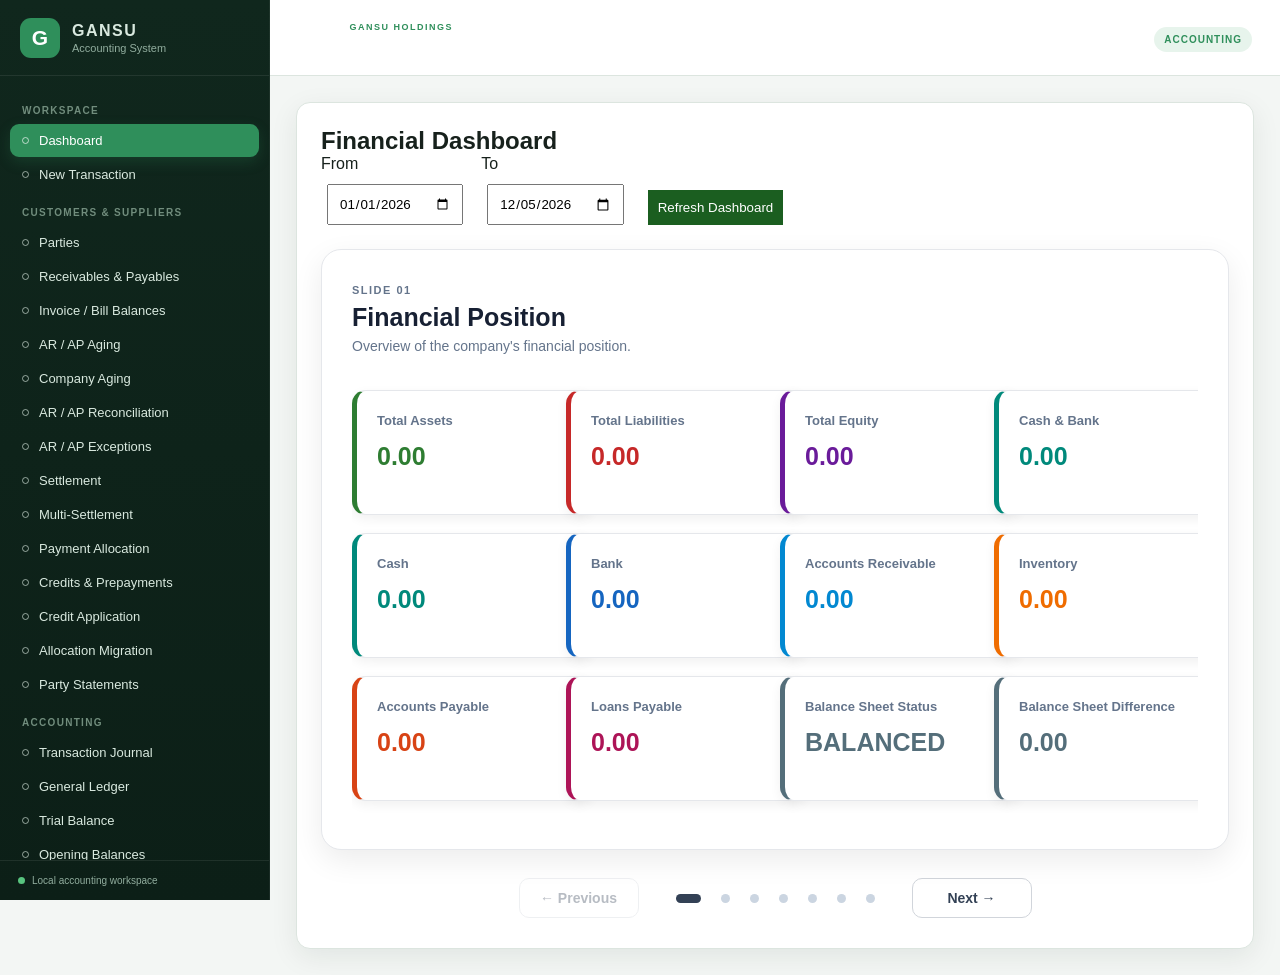
<file: index.html>
<!DOCTYPE html>
<html lang="en">
<head>
<meta charset="utf-8"/>
<meta content="width=device-width, initial-scale=1.0" name="viewport"/>
<meta content="ie=edge" http-equiv="X-UA-Compatible"/>
<title>
   accounting-system
  </title>
<link href="css/style.css" rel="stylesheet"/>
<link href="css/dashboard.css" rel="stylesheet"/>

</head>

<body>

<div class="app-shell">
    <aside class="app-sidebar" id="appSidebar">
        <div class="sidebar-brand">
            <div class="brand-mark">G</div>
            <div><strong>GANSU</strong><span>Accounting System</span></div>
        </div>
        <nav aria-label="Main navigation" class="sidebar-nav">
            <div class="nav-group-title">WORKSPACE</div>
            <button class="nav-item" data-section="dashboardSection" type="button"><span class="nav-icon"></span><span class="nav-label">Dashboard</span></button>
            <button class="nav-item" data-section="transactionSection" type="button"><span class="nav-icon"></span><span class="nav-label">New Transaction</span></button>
            <div class="nav-group-title">CUSTOMERS &amp; SUPPLIERS</div>
            <button class="nav-item" data-section="partiesSection" type="button"><span class="nav-icon"></span><span class="nav-label">Parties</span></button>
            <button class="nav-item" data-section="receivablesPayablesSection" type="button"><span class="nav-icon"></span><span class="nav-label">Receivables &amp; Payables</span></button>
            <button class="nav-item" data-section="invoiceBalanceSection" type="button"><span class="nav-icon"></span><span class="nav-label">Invoice / Bill Balances</span></button>
            <button class="nav-item" data-section="arApAgingSection" type="button"><span class="nav-icon"></span><span class="nav-label">AR / AP Aging</span></button>
            <button class="nav-item" data-section="companyAgingSection" type="button"><span class="nav-icon"></span><span class="nav-label">Company Aging</span></button>
            <button class="nav-item" data-section="arApReconciliationSection" type="button"><span class="nav-icon"></span><span class="nav-label">AR / AP Reconciliation</span></button>
            <button class="nav-item" data-section="arApExceptionSection" type="button"><span class="nav-icon"></span><span class="nav-label">AR / AP Exceptions</span></button>
            <button class="nav-item" data-section="settlementSection" type="button"><span class="nav-icon"></span><span class="nav-label">Settlement</span></button>
            <button class="nav-item" data-section="multiSettlementSection" type="button"><span class="nav-icon"></span><span class="nav-label">Multi-Settlement</span></button>
            <button class="nav-item" data-section="paymentAllocationEditSection" type="button"><span class="nav-icon"></span><span class="nav-label">Payment Allocation</span></button>
            <button class="nav-item" data-section="unallocatedSection" type="button"><span class="nav-icon"></span><span class="nav-label">Credits &amp; Prepayments</span></button>
            <button class="nav-item" data-section="creditApplicationSection" type="button"><span class="nav-icon"></span><span class="nav-label">Credit Application</span></button>
            <button class="nav-item" data-section="allocationMigrationSection" type="button"><span class="nav-icon"></span><span class="nav-label">Allocation Migration</span></button>
            <button class="nav-item" data-section="partyStatementSection" type="button"><span class="nav-icon"></span><span class="nav-label">Party Statements</span></button>
            <div class="nav-group-title">ACCOUNTING</div>
            <button class="nav-item" data-section="journalSection" type="button"><span class="nav-icon"></span><span class="nav-label">Transaction Journal</span></button>
            <button class="nav-item" data-section="ledgerSection" type="button"><span class="nav-icon"></span><span class="nav-label">General Ledger</span></button>
            <button class="nav-item" data-section="trialBalanceSection" type="button"><span class="nav-icon"></span><span class="nav-label">Trial Balance</span></button>
            <button class="nav-item" data-section="openingBalanceSection" type="button"><span class="nav-icon"></span><span class="nav-label">Opening Balances</span></button>
            <div class="nav-group-title">FIXED ASSETS</div>
            <button class="nav-item" data-section="assetRegisterSection" type="button"><span class="nav-icon"></span><span class="nav-label">Asset Register</span></button>
            <button class="nav-item" data-section="depreciationSection" type="button"><span class="nav-icon"></span><span class="nav-label">Depreciation</span></button>
            <div class="nav-group-title">REPORTS</div>
            <button class="nav-item" data-section="incomeStatementSection" type="button"><span class="nav-icon"></span><span class="nav-label">Income Statement</span></button>
            <button class="nav-item" data-section="balanceSheetSection" type="button"><span class="nav-icon"></span><span class="nav-label">Balance Sheet</span></button>
            <button class="nav-item" data-section="cashFlowSection" type="button"><span class="nav-icon"></span><span class="nav-label">Cash Flow</span></button>
            <button class="nav-item" data-section="financialStatementsSection" type="button"><span class="nav-icon"></span><span class="nav-label">Financial Statements</span></button>
            <div class="nav-group-title">CONTROL</div>
            <button class="nav-item" data-section="auditLogSection" type="button"><span class="nav-icon"></span><span class="nav-label">Audit Trail</span></button>
            <button class="nav-item" data-section="transactionReversalSection" type="button"><span class="nav-icon"></span><span class="nav-label">Transaction Reversal</span></button>
            <button class="nav-item" data-section="accountingIntegritySection" type="button"><span class="nav-icon"></span><span class="nav-label">Accounting Integrity</span></button>
            <button class="nav-item" data-section="financialStatementIntegritySection" type="button"><span class="nav-icon"></span><span class="nav-label">Statement Integrity</span></button>
            <button class="nav-item" data-section="accountingControlCenterSection" type="button"><span class="nav-icon"></span><span class="nav-label">Control Center</span></button>
            <button class="nav-item" data-section="accountingPeriodSection" type="button"><span class="nav-icon"></span><span class="nav-label">Accounting Period</span></button>
            <button class="nav-item" data-section="periodCloseSection" type="button"><span class="nav-icon"></span><span class="nav-label">Period Close</span></button>
        </nav>
        <div class="sidebar-footer"><span class="status-dot"></span><span>Local accounting workspace</span></div>
    </aside>
    <div class="sidebar-overlay" id="sidebarOverlay"></div>

<main class="app-main">
<header class="app-topbar">
    <button aria-label="Open navigation" class="menu-toggle" id="menuToggle" type="button">☰</button>
    <div class="page-heading"><span class="eyebrow">GANSU HOLDINGS</span><h1 id="currentSectionTitle">Financial Dashboard</h1></div>
    <div class="topbar-actions"><span class="app-badge">ACCOUNTING</span></div>
</header>

<div class="app-content" id="appContent">


<section class="app-section" id="transactionSection">
<h2>Enter Transaction</h2>
<form id="transactionForm">
    <div class="form-group">
        <label for="transactionType">
            Transaction Type
        </label>
    
        <select id="transactionType" required>
            <option value="">Select transaction type</option>
    
            <option value="revenue">
                Revenue / Sale
            </option>
    
            <option value="expense">
                Expense
            </option>
    
            <option value="inventory_purchase">
                Inventory Purchase
            </option>

            <option value="inventory_sale_cogs">
                    Cost of Goods Sold
            </option>
    
            <option value="asset_purchase">
                Asset Purchase
            </option>
    
            <option value="customer_payment">
                Customer Payment
            </option>
    
            <option value="supplier_payment">
                Supplier Payment
            </option>
    
            <option value="customer_deposit">
                Customer Deposit
            </option>

            <option value="customer_deposit_fulfillment">
                Customer Deposit Fulfillment
            </option>
    
            <option value="loan_received">
                Loan Received
            </option>
    
            <option value="loan_repayment">
                Loan Repayment
            </option>
    
            <option value="owner_investment">
                Owner Investment
            </option>
    
            <option value="owner_drawing">
                Owner Drawing
            </option>
        </select>
    </div>

    <div id="debitAccountGroup" class="form-group">
        <label for="debitAccount">
            Debit Account/Receive Into
        </label>
    
        <select id="debitAccount">
            <option value="">
                Select debit account
            </option>
        </select>
    </div>
    
    <div id="creditAccountGroup" class="form-group">
        <label for="creditAccount">
            Credit Account/Pay out From
        </label>
    
        <select id="creditAccount">
            <option value="">
                Select credit account
            </option>
        </select>
    </div>

<div class="form-group">
<label id="customerGroup" style="display:none;">
      Customer
<select id="customer">
    <option value="">Select Customer</option>
</select>
</label>

<label id="dueDateGroup" style="display:none;">
      Due Date
      <input id="dueDate" type="date"/>
</label>

<label id="supplierGroup" style="display:none;">
      Supplier
<select id="supplier">
    <option value="">Select Supplier</option>
</select>
</label>
</div>

<div id="costOfGoodsSoldGroup" style="display: none;">
    <label for="costOfGoodsSold">Cost of Goods Sold</label>
    <input
        type="number"
        id="costOfGoodsSold"
        min="0"
        step="0.01"
        placeholder="Enter cost of goods supplied"
    >
</div>

<div class="form-group">
<label for="transactionDate">Date</label>
<input id="transactionDate" required="" type="date"/></div>
<div class="form-group">
<label for="description">Description</label>
<input id="description" placeholder="e.g. Feed sales" required="" type="text"/></div>

<div class="form-group">
<label for="amount">Amount</label>
<input id="amount" min="0" placeholder="0.00" required="" step="0.01" type="number"/></div>

<div class="form-actions">
<button type="submit">Save Transaction</button>
<button id="clearTransaction" type="button">Clear</button>
<button id="resetTransaction" type="button">Reset</button>
</div>
</form>
</section>


<section class="app-section" id="partiesSection">

<h2>Customers &amp; Suppliers</h2>
<div class="party-form">
<label>
    Party Type
<select id="partyType">
    <option value="">Select Type</option>
    <option value="customer">Customer</option>
    <option value="supplier">Supplier</option>
</select>
</label>
<label>Name<input id="partyName" placeholder="Enter name" type="text"/></label>
<label>Phone<input id="partyPhone" placeholder="Phone number" type="text"/></label>
<label>Email<input id="partyEmail" placeholder="Email address" type="email"/></label>
<label>Address<input id="partyAddress" placeholder="Address" type="text"/></label>
<button id="saveParty" type="button">Save Party</button>
</div>

<h3>Customers</h3>
<table>
    <thead>
        <tr>
            <th>ID</th>
            <th>Name</th>
            <th>Phone</th>
            <th>Email</th>
        </tr>
    </thead>

    <tbody id="customersBody"></tbody>
</table>

<h3>Suppliers</h3>
<table>
    <thead>
        <tr>
            <th>ID</th>
            <th>Name</th>
            <th>Phone</th>
            <th>Email</th>
        </tr>
    </thead>
    
    <tbody id="suppliersBody"></tbody>
</table>
</section>


<section class="app-section" id="receivablesPayablesSection">

<h2>Receivables &amp; Payables</h2>
<!-- DATE FILTER -->
<div class="report-controls">
<label>From:<input id="arApFromDate" type="date"/></label>
<label>To:<input id="arApToDate" type="date"/></label>
<button id="filterArAp" type="button">Filter</button>
<button id="resetArAp" type="button">Reset</button>
<button id="printArAp" type="button">Print</button>
</div>
<!-- SUMMARY -->
<div class="ar-ap-summary">
<div><h3>Accounts Receivable</h3><p id="totalAccountsReceivable">₦0.00</p></div>
<div>
<h3>Accounts Payable</h3><p id="totalAccountsPayable">₦0.00</p></div>
</div>
<!-- RECEIVABLE TABLE -->
<h3>Receivable Movements</h3>
<table>
    <thead>
        <tr>
            <th>Date</th>
            <th>Reference</th>
            <th>Description</th>
            <th>Debit</th>
            <th>Credit</th>
            <th>Movement</th>
        </tr>
    </thead>
    <tbody id="receivableBody"></tbody>
</table>
<!-- PAYABLE TABLE -->
<h3>Payable Movements</h3>
<table>
    <thead>
        <tr>
            <th>Date</th>
            <th>Reference</th>
            <th>Description</th>
            <th>Debit</th>
            <th>Credit</th>
            <th>Movement</th>
        </tr>
    </thead>
    <tbody id="payableBody"></tbody>
</table>
</section>


<section class="app-section" id="invoiceBalanceSection">

<h2>Invoice / Bill Balances</h2>
<div class="report-controls">
<label>
    Type
<select id="invoiceBalanceType">
    <option value="">Select Type</option>
    <option value="customer">Customer Invoices</option>
    <option value="supplier">Supplier Bills</option>
</select>
</label>

<label>
     Customer / Supplier
<select id="invoiceBalanceParty">
    <option value="">Select Party</option>
</select>
</label>

<label>As of<input id="invoiceBalanceDate" type="date"/></label>
<button id="calculateInvoiceBalances" type="button">Calculate</button>
<button id="resetInvoiceBalances" type="button">Reset</button>
<button id="printInvoiceBalances" type="button">Print</button>
</div>
<table>
    <thead>
        <tr>
            <th>Invoice / Bill</th>
            <th>Party</th>
            <th>Date</th>
            <th>Due Date</th>
            <th>Description</th>
            <th>Amount</th>
            <th>Paid</th>
            <th>Outstanding</th>
        </tr>
    </thead>
    <tbody id="invoiceBalanceBody"></tbody>
    <tfoot>
        <tr>
            <th colspan="7">Total Outstanding</th>
            <th id="invoiceBalanceTotal">₦0.00</th>
        </tr>
    </tfoot>
</table>
</section>


<section class="app-section" id="arApAgingSection">

<h2>Accounts Receivable / Payable Aging</h2>
<div class="filter-controls">
<label>
     Type
<select id="arApAgingType">
<option value="customer">Accounts Receivable</option>
<option value="supplier">Accounts Payable</option>
</select>
</label>

<label>
     Customer / Supplier
<select id="arApAgingParty">
    <option value="">Select Party</option>
</select>

</label>
<label>As Of Date<input id="arApAgingDate" type="date"/></label>
<button id="calculateArApAging" type="button">Calculate</button>
<button id="resetArApAging" type="button">Reset</button>
<button id="printArApAging" type="button">Print</button>
</div>
<table>
    <thead>
        <tr>
            <th>Invoice / Bill</th>
            <th>Date</th>
            <th>Due Date</th>
            <th>Original Amount</th>
            <th>Paid</th>
            <th>Outstanding</th>
            <th>Days</th>
        </tr>
    </thead>
    <tbody id="arApAgingBody"></tbody>
    <tfoot>
        <tr>
            <th colspan="5">Total Outstanding</th>
            <th id="arApAgingTotal">₦0.00</th>
            <th></th>
        </tr>
    </tfoot>
</table>
</section>


<section class="app-section" id="companyAgingSection">

<h2>Company-Wide AR / AP Aging</h2>
<div class="filter-controls">
<label>
     Report Type
<select id="companyAgingType">
    <option value="receivable">Accounts Receivable</option>
    <option value="payable">Accounts Payable</option>
</select>
</label>
<label>As Of Date<input id="companyAgingDate" type="date"/></label>
<button id="calculateCompanyAging" type="button">Calculate</button>
<button id="resetCompanyAging" type="button">Reset</button>
<button id="printCompanyAging" type="button">Print</button>
</div>
<table>
    <thead>
        <tr>
            <th>Customer / Supplier</th>
            <th>Current</th>
            <th>1–30</th>
            <th>31–60</th>
            <th>61–90</th>
            <th>91–120</th>
            <th>120+</th>
            <th>Total</th>
        </tr>
    </thead>
    <tbody id="companyAgingBody"></tbody>
    <tfoot>
        <tr id="companyAgingTotalRow"></tr>
    </tfoot>
</table>
</section>


<section class="app-section" id="arApReconciliationSection">

<h2>A/R &amp; A/P Control Reconciliation</h2>
<div class="filter-controls">
<label>As Of Date<input id="reconciliationDate" type="date"/></label>
<button id="calculateReconciliation" type="button">Reconcile</button>
<button id="resetReconciliation" type="button">Reset</button>
<button id="printReconciliation" type="button">Print</button>
</div>
<table>
    <thead>
        <tr>
            <th>Account</th>
            <th>Name</th>
            <th>General Ledger</th>
            <th>Subledger</th>
            <th>Difference</th>
            <th>Status</th>
        </tr>
    </thead>
    <tbody id="reconciliationBody"></tbody>
</table>


</section><section class="app-section" id="arApExceptionSection">

<h2>A/R &amp; A/P Reconciliation Details</h2>
<div class="filter-controls">
<label>
     Account
<select id="exceptionType">
    <option value="receivable">Accounts Receivable</option>
    <option value="payable">Accounts Payable</option>
</select>
</label>
<label>As Of Date<input id="exceptionDate" type="date"/></label>
<button id="calculateExceptions" type="button">Show Details</button>
<button id="resetExceptions" type="button">Reset</button>
<button id="printExceptions" type="button">Print</button>
</div>
<table>
    <thead>
        <tr>
            <th>Type</th>
            <th>Customer / Supplier</th>
            <th>Document</th>
            <th>Date</th>
            <th>Due Date</th>
            <th>Amount</th>
            <th>Paid / Applied</th>
            <th>Outstanding / Unallocated</th>
        </tr>
    </thead>
    <tbody id="exceptionBody"></tbody>
</table>


</section><section class="app-section" id="settlementSection">

<h2>Receivable &amp; Payable Settlement</h2>
<div class="settlement-form">
<label>
     Settlement Type
<select id="settlementType">
    <option value="">Select Settlement</option>
<option value="customer">Customer Payment</option>
    <option value="supplier">Supplier Payment</option>
</select>
</label>
<label>Date<input id="settlementDate" type="date"/></label>
<label>Description<input id="settlementDescription" placeholder="Payment description" type="text"/></label>
<label>Amount<input id="settlementAmount" min="0" placeholder="Enter payment amount" step="0.01" type="number"/></label>
<label>
     Account
<select id="settlementAccount">
    <option value="">Select Account</option>
    <option value="1010">Cash</option>
    <option value="1020">Bank</option>
</select>
</label>
<label>
     Customer / Supplier
<select id="settlementParty">
    <option value="">Select Party</option>
</select>
</label>
<label>
     Invoice / Bill
<select id="settlementDocument">
    <option value="">Select Invoice / Bill</option>
</select>
</label>
<label>Allocation Amount<input id="settlementAllocation" min="0" placeholder="Amount allocated" step="0.01" type="number"/></label>
<button id="saveSettlement" type="button">Record Settlement</button>
</div>
</section>


<section class="app-section" id="multiSettlementSection">

<h2>Multi-Invoice / Multi-Bill Payment</h2>
<div class="filter-controls">
<label>
     Type
<select id="multiSettlementType">
    <option value="customer">Customer Receipt</option>
    <option value="supplier">Supplier Payment</option>
</select>
</label>
<label>Date<input id="multiSettlementDate" type="date"/></label>
<label>Amount<input id="multiSettlementAmount" min="0" step="0.01" type="number"/></label>
<label>
     Cash / Bank Account
<select id="multiSettlementAccount">
    <option value="1010">Cash</option>
    <option value="1020">Bank</option>
</select>
</label>
<label>
     Customer / Supplier
<select id="multiSettlementParty">
    <option value="">Select Party</option>
</select>
</label>
</div>

<h3>Open Documents</h3>
<table>
    <thead>
        <tr>
            <th>Select</th>
            <th>Invoice / Bill</th>
            <th>Date</th>
            <th>Due Date</th>
            <th>Original</th>
            <th>Paid</th>
            <th>Outstanding</th>
            <th>Allocate</th>
        </tr>
    </thead>
    <tbody id="multiSettlementDocuments"></tbody>
</table>
<div>
    <strong>Total Allocated:</strong>
    <span id="multiSettlementAllocated">₦0.00</span>
</div>
<div>
    <strong>Unallocated:</strong>
    <span id="multiSettlementUnallocated">₦0.00</span>
</div>
<button id="saveMultiSettlement" type="button">Save Payment</button>
</section>


<section class="app-section" id="paymentAllocationEditSection">

<h2>Payment Allocation Management</h2>
<div class="filter-controls">
<label>
     Payment Type
<select id="allocationEditType">
    <option value="customer">Customer Payment</option>
    <option value="supplier">Supplier Payment</option>
</select>
</label>
<label>
     Payment
<select id="allocationEditPayment">
    <option value="">Select Payment</option>
</select>
</label>
<button id="loadPaymentAllocation" type="button">Load Allocation</button>
</div>
<p>Payment Amount:<strong id="allocationPaymentAmount">₦0.00</strong></p>
<table>
    <thead>
        <tr>
            <th>Invoice / Bill</th>
            <th>Allocation</th>
        </tr>
    </thead>
    <tbody id="paymentAllocationBody"></tbody>
</table>
<p>Total Allocated:<strong id="allocationEditTotal">₦0.00</strong></p>
<p>Unallocated:<strong id="allocationEditUnallocated">₦0.00</strong></p>
<label>Reason for Change<input id="allocationEditReason" placeholder="Example: Payment applied to wrong invoice" type="text"/></label>
<button id="savePaymentAllocation" type="button">Save Allocation Changes</button>
</section>


<section class="app-section" id="unallocatedSection">

<h2>Customer Credits &amp; Supplier Prepayments</h2>
<div class="unallocated-controls">
<label>
     Type
<select id="unallocatedType">
    <option value="customer">Customer Credit</option>
    <option value="supplier">Supplier Prepayment</option>
</select>
</label>
<label>
     Customer / Supplier
<select id="unallocatedParty">
    <option value="">Select Party</option>
</select>
</label>
<button id="loadUnallocated" type="button">View Balance</button>
</div>
<div id="unallocatedResult">
<p>Select a party to view unallocated amounts.</p>
</div>
</section>


<section class="app-section" id="creditApplicationSection">

<h2>Apply Customer Credit / Supplier Prepayment</h2>
<label>
    Type
<select id="creditApplicationType">
    <option value="customer">Customer Credit</option>
    <option value="supplier">Supplier Prepayment</option>
</select>
</label>
<label>
    Customer / Supplier
<select id="creditApplicationParty">
    <option value="">Select Party</option>
</select>
</label>
<label>
    Available Credit / Prepayment
<select id="creditApplicationPayment">
    <option value="">Select Credit / Prepayment</option>
</select>
</label>
<p id="creditApplicationBalance"></p>
<label>
    Invoice / Bill
<select id="creditApplicationDocument">
    <option value="">Select Invoice / Bill</option>
</select>
</label>
<label>Amount to Apply<input id="creditApplicationAmount" min="0" placeholder="Enter amount" step="0.01" type="number"/></label>
<button id="applyCreditButton" type="button">Apply Credit</button>
</section>


<section class="app-section" id="allocationMigrationSection">

<h2>Legacy AR / AP Allocation Migration</h2>
<p>Use this tool to convert older payment records into the current allocation structure.</p>
<div class="filter-controls">
<label>
     Record Type
<select id="migrationType">
    <option value="customer">Customer Payments</option>
    <option value="supplier">Supplier Payments</option>
</select>
</label>
<button id="loadLegacyAllocations" type="button">Load Legacy Records</button>
<button id="migrateSelectedAllocations" type="button">Migrate Selected</button>
</div>
<p id="migrationResult"></p>
<table>
    <thead>
        <tr>
            <th>Select</th>
            <th>Date</th>
            <th>Customer / Supplier</th>
            <th>Payment</th>
            <th>Invoice / Bill</th>
            <th>Payment Amount</th>
            <th>Allocated</th>
            <th>Unallocated</th>
        </tr>
    </thead>
    <tbody id="migrationBody"></tbody>
</table>
</section>


<section class="app-section" id="partyStatementSection">

<h2>Customer / Supplier Statement</h2>
<div class="statement-controls">
<label>
     Statement Type
<select id="statementType">
    <option value="">Select Type</option>
    <option value="customer">Customer</option>
    <option value="supplier">Supplier</option>
</select>
</label>
<label>
     Party
<select id="statementParty">
    <option value="">Select Party</option>
</select>
</label>
<label>As of Date<input id="statementDate" type="date"/></label>
<button id="generateStatement" type="button">Generate Statement</button>
<button id="resetStatement" type="button">Reset</button>
<button id="printStatement" type="button">Print</button>
</div>

<div id="statementHeader">
<h3 id="statementPartyName"></h3>
<p>
    <strong>Outstanding Balance:</strong>
    <span id="statementBalance">₦0.00</span>
</p>
</div>
<table>
    <thead>
        <tr>
            <th>Date</th>
            <th>Reference</th>
            <th>Description</th>
            <th>Debit</th>
            <th>Credit</th>
            <th>Balance</th>
        </tr>
    </thead>
    <tbody id="statementBody"></tbody>
</table>
</section>


<section class="app-section" id="journalSection">

<h2>Transaction Journal</h2>
<div class="journal-filters">
<div>
<label for="journalFromDate">From</label>
<input id="journalFromDate" type="date"/>
</div>
<div>
<label for="journalToDate">To</label>
<input id="journalToDate" type="date"/>
</div>
<button id="filterJournal" type="button">Apply Filter</button>
<button id="resetJournalFilter" type="button">Reset</button>
<button id="printJournal" type="button">Print</button>
</div>

<div class="table-container">
<table id="journalTable">
    <thead>
        <tr>
            <th>Date</th>
            <th>Reference</th>
            <th>Description</th>
            <th>Account</th>
            <th>Debit</th>
            <th>Credit</th>
            <th>Actions</th>
        </tr>
    </thead>
    <tbody id="journalBody"></tbody>
    <tfoot>
        <tr>
            <th colspan="7">Total</th>
            <th id="journalTotalDebit">₦0.00</th>
            <th id="journalTotalCredit">₦0.00</th>
        </tr>
    </tfoot>
</table>
</div>
</section>


<section class="app-section" id="assetRegisterSection">

<h2>Fixed Asset Register</h2>
<div class="report-controls">
<label>From:<input id="assetFromDate" type="date"/></label>
<label>To:<input id="assetToDate" type="date"/></label>
<button id="filterAssets" type="button">Filter</button>
<button id="resetAssetFilter" type="button">Reset</button>
<button id="printAssets" type="button">Print</button>
</div>
<table>
    <thead>
        <tr>
            <th>Date</th>
            <th>Reference</th>
            <th>Asset</th>
            <th>Description</th>
            <th>Cost</th>
            <th>Accumulated Depreciation</th>
            <th>Carrying Value</th>
            <th>Action</th>
        </tr>
    </thead>
    <tbody id="assetRegisterBody"></tbody>
</table>
</section>


<section class="app-section" id="depreciationSection">

<h2>Asset Depreciation Schedule</h2>
<div class="depreciation-form">
<label>
     Select Asset
<select id="depreciationAsset">
    <option value="">Select asset</option>
</select>
</label>
<label>Depreciation Date<input id="depreciationDate" type="date"/></label>
<label>Useful Life (Years)<input id="depreciationUsefulLife" min="1" placeholder="Example: 5" step="1" type="number"/></label>
<label>Residual Value<input id="depreciationResidualValue" min="0" step="0.01" type="number" value="0"/></label>
</div>

<div class="depreciation-summary">
<div><strong>Asset Cost</strong><span id="depreciationCost">₦0.00</span></div>
<div><strong>Annual Depreciation</strong><span id="depreciationAnnual">₦0.00</span></div>
<div><strong>Monthly Depreciation</strong><span id="depreciationMonthly">₦0.00</span></div>
<div>
<strong>Accumulated Depreciation</strong><span id="depreciationAccumulated">₦0.00</span></div>
<div><strong>Carrying Value</strong><span id="depreciationCarryingValue">₦0.00</span></div>
</div>
<button id="postDepreciation" type="button">Post Depreciation</button>
</section>


<section class="app-section" id="ledgerSection">

<h2>General Ledger</h2>
<div class="ledger-controls">
<label for="ledgerAccount">Account</label>
<select id="ledgerAccount">
    <option value="">All Accounts</option>
    <option value="1010">Cash</option>
    <option value="1020">Bank</option>
    <option value="1030">Accounts Receivable</option>
    <option value="1040">Inventory</option>
    <option value="1500">Machinery</option>
    <option value="1590">Accumulated Depreciation</option>
    <option value="2010">Accounts Payable</option>
    <option value="2020">Loans Payable</option>
    <option value="2030">Deferred Revenue</option>
    <option value="3010">Owner's Capital</option>
    <option value="4010">Sales Revenue</option>
    <option value="5010">Feed Expense</option>
    <option value="5020">Salary Expense</option>
    <option value="5030">Rent Expense</option>
    <option value="5040">Utilities Expense</option>
    <option value="5050">Depreciation Expense</option>
</select>
<label for="ledgerFromDate">From</label>
<input id="ledgerFromDate" type="date"/>
<label for="ledgerToDate">To</label>
<input id="ledgerToDate" type="date"/>
<button id="filterLedger" type="button">Apply Filter</button>
<button id="resetLedger" type="button">Reset</button>
<button id="printLedger" type="button">Print</button>
</div>
<div id="ledgerContainer"></div>
</section>


<section class="app-section" id="trialBalanceSection">

<h2>Trial Balance</h2>
<div class="statement-controls">
<label>As Of Date<input id="trialBalanceDate" type="date"/></label>
<button id="generateTrialBalance" type="button">Generate Trial Balance</button>
<button onclick="window.print()" type="button">Print</button>
</div>
<div id="trialBalance"><p>Select as-of date.</p></div>
</section>


<section class="app-section" id="incomeStatementSection">

<h2>Income Statement</h2>
<div class="report-controls">
<label>From:<input id="incomeFromDate" type="date"/></label>
<label>To:<input id="incomeToDate" type="date"/></label>
<button id="filterIncomeStatement" type="button">Filter</button>
<button id="resetIncomeStatement" type="button">Reset</button>
<button id="printIncomeStatement" type="button">Print</button>
</div>
<!-- REVENUE -->
<h3>Revenue</h3>
<table>
    <thead>
        <tr>
            <th>Code</th>
            <th>Account</th>
            <th>Amount</th>
        </tr>
    </thead>
    <tbody id="incomeRevenueBody"></tbody>
</table>
<div class="statement-total">
    <strong>Total Revenue:</strong><span id="incomeTotalRevenue">₦0.00</span>
</div>
<!-- EXPENSES -->
<h3>Expenses</h3>
<table>
    <thead>
        <tr>
            <th>Code</th>
            <th>Account</th>
            <th>Amount</th>
        </tr>
    </thead>
    <tbody id="incomeExpenseBody"></tbody>
</table>
<div class="statement-total">
    <strong>Total Expenses:</strong><span id="incomeTotalExpenses">₦0.00</span>
</div>
<!-- NET PROFIT -->
<div class="net-profit">
    <strong>NET PROFIT / (LOSS)</strong><span id="incomeNetProfit">₦0.00</span>
</div>
</section>


<section class="app-section" id="balanceSheetSection">
<h2>Balance Sheet</h2>
<div class="report-controls">
<label>As of:<input id="balanceSheetDate" type="date"/></label>
<button id="filterBalanceSheet" type="button">View</button>
<button id="resetBalanceSheet" type="button">Reset</button>
<button id="printBalanceSheet" type="button">Print</button>
</div>
<!-- ASSETS -->
<h3>Assets</h3>
<table>
    <thead>
        <tr>
            <th>Code</th>
            <th>Account</th>
            <th>Amount</th>
        </tr>
    </thead>
    <tbody id="balanceSheetAssetsBody"></tbody>
</table>
<div class="statement-total">
    <strong>Accumulated Depreciation:</strong><span id="balanceSheetAccumulatedDepreciation">₦0.00</span>
</div>
<div class="statement-total">
    <strong>TOTAL ASSETS:</strong><span id="balanceSheetTotalAssets">₦0.00</span>
</div>
<!-- LIABILITIES -->
<h3>Liabilities</h3>
<table>
    <thead>
        <tr>
            <th>Code</th>
            <th>Account</th>
            <th>Amount</th>
        </tr>
    </thead>
    <tbody id="balanceSheetLiabilitiesBody"></tbody>
</table>
<div class="statement-total">
    <strong>TOTAL LIABILITIES:</strong><span id="balanceSheetTotalLiabilities">₦0.00</span>
</div>
<!-- EQUITY -->
<h3>Equity</h3>
<table>
    <tbody>
        <tr>
            <td colspan="2">Owner's Capital</td>
            <td id="balanceSheetCapital">₦0.00</td>
        </tr>
        <tr>
            <td colspan="2">Retained Earnings</td>
            <td id="balanceSheetRetainedEarnings">₦0.00</td>
        </tr>
        <tr>
            <td colspan="2">Current Period Profit</td>
            <td id="balanceSheetCurrentProfit">₦0.00</td>
        </tr>
    </tbody>
</table>
<div class="statement-total">
    <strong>TOTAL EQUITY:</strong><span id="balanceSheetTotalEquity">₦0.00</span>
</div>
<!-- LIABILITIES + EQUITY -->
<div class="statement-total">
    <strong>TOTAL LIABILITIES + EQUITY:</strong><span id="balanceSheetLiabilitiesEquity">₦0.00</span>
</div>
<!-- BALANCE CHECK -->
<div class="statement-total">
    <strong>Difference:</strong><span id="balanceSheetDifference">₦0.00</span>
</div>
<div id="balanceSheetStatus">Balance Sheet not yet calculated.</div>
</section>


<section class="app-section" id="cashFlowSection">

<h2>Cash Flow Statement</h2>
<div class="statement-controls">
<label>From Date<input id="cashFlowFromDate" type="date"/></label>
<label>To Date<input id="cashFlowToDate" type="date"/></label>
<button id="generateCashFlow" type="button">Generate Cash Flow</button>
<button id="printCashFlow" type="button">Print</button>
</div>
<div id="cashFlowStatement">
<p>Select a date range and generate the Cash Flow Statement.</p>
</div>
</section>


<section class="app-section" id="financialStatementsSection">

<h2>Financial Statements</h2>
<div class="statement-controls">
<label>From Date<input id="financialStatementsFromDate" type="date"/></label>
<label>To Date<input id="financialStatementsToDate" type="date"/></label>
<button id="generateFinancialStatements" type="button">Generate Statements</button>
<button id="printFinancialStatements" type="button">Print All Statements</button>
</div>
<div id="financialStatements">
<p>Select a reporting period and generate the financial statements.</p>
</div>
</section>


<section class="app-section" id="dashboardSection">

        <h2>Financial Dashboard</h2>
    
        <div class="filter-controls">
            <label>
                From
                <input id="dashboardFromDate" type="date">
            </label>
    
            <label>
                To
                <input id="dashboardToDate" type="date">
            </label>
    
            <button id="refreshDashboard" type="button">
                Refresh Dashboard
            </button>
        </div>

    <div class="dashboard-deck">

        <!-- =========================
             SLIDE 1
        ========================== -->
        <div class="dashboard-slide active">

            <div class="dashboard-slide-header">
                <div>
                    <span class="dashboard-slide-number">
                        SLIDE 01
                    </span>

                    <h2>Financial Position</h2>

                    <p>
                        Overview of the company's financial position.
                    </p>
                </div>
            </div>

            <div class="dashboard-cards">

                <div class="dashboard-card">
                    <span>Total Assets</span>
                    <strong id="cardTotalAssets">0.00</strong>
                </div>

                <div class="dashboard-card">
                    <span>Total Liabilities</span>
                    <strong id="cardTotalLiabilities">0.00</strong>
                </div>

                <div class="dashboard-card">
                    <span>Total Equity</span>
                    <strong id="cardTotalEquity">0.00</strong>
                </div>

                <div class="dashboard-card">
                    <span>Cash & Bank</span>
                    <strong id="cardCashBank">0.00</strong>
                </div>

                <div class="dashboard-card">
                    <span>Cash</span>
                    <strong id="cardCash">0.00</strong>
                </div>

                <div class="dashboard-card">
                    <span>Bank</span>
                    <strong id="cardBank">0.00</strong>
                </div>

                <div class="dashboard-card">
                    <span>Accounts Receivable</span>
                    <strong id="cardReceivables">0.00</strong>
                </div>

                <div class="dashboard-card">
                    <span>Inventory</span>
                    <strong id="cardInventory">0.00</strong>
                </div>

                <div class="dashboard-card">
                    <span>Accounts Payable</span>
                    <strong id="cardPayables">0.00</strong>
                </div>

                <div class="dashboard-card">
                    <span>Loans Payable</span>
                    <strong id="cardLoans">0.00</strong>
                </div>

                <div class="dashboard-card">
                    <span>Balance Sheet Status</span>
                    <strong id="cardBalanceSheetStatus">
                        Checking...
                    </strong>
                </div>

                <div class="dashboard-card">
                    <span>Balance Sheet Difference</span>
                    <strong id="cardBalanceSheetDifference">
                        0.00
                    </strong>
                </div>

            </div>
        </div>


        <!-- =========================
             SLIDE 2
        ========================== -->
        <div class="dashboard-slide">

            <div class="dashboard-slide-header">
                <div>
                    <span class="dashboard-slide-number">
                        SLIDE 02
                    </span>

                    <h2>Working Capital</h2>

                    <p>
                        Measure the company's short-term financial strength.
                    </p>
                </div>
            </div>

            <div class="dashboard-cards">

                <div class="dashboard-card">
                    <span>Current Assets</span>
                    <strong id="cardCurrentAssets">0.00</strong>
                </div>

                <div class="dashboard-card">
                    <span>Current Liabilities</span>
                    <strong id="cardCurrentLiabilities">0.00</strong>
                </div>

                <div class="dashboard-card">
                    <span>Working Capital</span>
                    <strong id="cardWorkingCapital">0.00</strong>
                </div>

                <div class="dashboard-card">
                    <span>Current Ratio</span>
                    <strong id="cardCurrentRatio">0.00</strong>
                </div>

                <div class="dashboard-card">
                    <span>Cash & Bank</span>
                    <strong id="cardWorkingCash">0.00</strong>
                </div>

                <div class="dashboard-card">
                    <span>Receivables</span>
                    <strong id="cardWorkingReceivables">0.00</strong>
                </div>

                <div class="dashboard-card">
                    <span>Inventory</span>
                    <strong id="cardWorkingInventory">0.00</strong>
                </div>

            </div>
        </div>


        <!-- =========================
             SLIDE 3
        ========================== -->
        <div class="dashboard-slide">

            <div class="dashboard-slide-header">
                <div>
                    <span class="dashboard-slide-number">
                        SLIDE 03
                    </span>

                    <h2>Receivables & Payables</h2>

                    <p>
                        Monitor money owed to and by the business.
                    </p>
                </div>
            </div>

            <div class="dashboard-cards">

                <div class="dashboard-card">
                    <span>Total Receivables</span>
                    <strong id="cardTotalReceivables">
                        0.00
                    </strong>
                </div>

                <div class="dashboard-card">
                    <span>Overdue Receivables</span>
                    <strong id="cardOverdueReceivables">
                        0.00
                    </strong>
                </div>

                <div class="dashboard-card">
                    <span>Total Payables</span>
                    <strong id="cardTotalPayables">
                        0.00
                    </strong>
                </div>

                <div class="dashboard-card">
                    <span>Overdue Payables</span>
                    <strong id="cardOverduePayables">
                        0.00
                    </strong>
                </div>

                <div class="dashboard-card">
                    <span>Net Receivable Position</span>
                    <strong id="cardNetReceivablePosition">
                        0.00
                    </strong>
                </div>

            </div>
        </div>


        <!-- =========================
             SLIDE 4
        ========================== -->
        <div class="dashboard-slide">

            <div class="dashboard-slide-header">
                <div>
                    <span class="dashboard-slide-number">
                        SLIDE 04
                    </span>

                    <h2>Receivables Aging</h2>

                    <p>
                        Understand how long customer balances have remained unpaid.
                    </p>
                </div>
            </div>

            <div class="dashboard-cards">

                <div class="dashboard-card">
                    <span>Current</span>
                    <strong id="cardReceivableCurrent">0.00</strong>
                </div>

                <div class="dashboard-card">
                    <span>1–30 Days</span>
                    <strong id="cardReceivable1to30">0.00</strong>
                </div>

                <div class="dashboard-card">
                    <span>31–60 Days</span>
                    <strong id="cardReceivable31to60">0.00</strong>
                </div>

                <div class="dashboard-card">
                    <span>61–90 Days</span>
                    <strong id="cardReceivable61to90">0.00</strong>
                </div>

                <div class="dashboard-card">
                    <span>91–120 Days</span>
                    <strong id="cardReceivable91to120">0.00</strong>
                </div>

                <div class="dashboard-card">
                    <span>120+ Days</span>
                    <strong id="cardReceivable120Plus">0.00</strong>
                </div>

            </div>
        </div>


        <!-- =========================
             SLIDE 5
        ========================== -->
        <div class="dashboard-slide">

            <div class="dashboard-slide-header">
                <div>
                    <span class="dashboard-slide-number">
                        SLIDE 05
                    </span>

                    <h2>Payables Aging</h2>

                    <p>
                        Monitor supplier and other outstanding obligations.
                    </p>
                </div>
            </div>

            <div class="dashboard-cards">

                <div class="dashboard-card">
                    <span>Current</span>
                    <strong id="cardPayableCurrent">0.00</strong>
                </div>

                <div class="dashboard-card">
                    <span>1–30 Days</span>
                    <strong id="cardPayable1to30">0.00</strong>
                </div>

                <div class="dashboard-card">
                    <span>31–60 Days</span>
                    <strong id="cardPayable31to60">0.00</strong>
                </div>

                <div class="dashboard-card">
                    <span>61–90 Days</span>
                    <strong id="cardPayable61to90">0.00</strong>
                </div>

                <div class="dashboard-card">
                    <span>91–120 Days</span>
                    <strong id="cardPayable91to120">0.00</strong>
                </div>

                <div class="dashboard-card">
                    <span>120+ Days</span>
                    <strong id="cardPayable120Plus">0.00</strong>
                </div>

            </div>
        </div>


        <!-- =========================
             SLIDE 6
        ========================== -->
        <div class="dashboard-slide">

            <div class="dashboard-slide-header">
                <div>
                    <span class="dashboard-slide-number">
                        SLIDE 06
                    </span>

                    <h2>Performance</h2>

                    <p>
                        Measure revenue, expenses and profitability.
                    </p>
                </div>
            </div>

            <div class="dashboard-cards">

                <div class="dashboard-card">
                    <span>Revenue</span>
                    <strong id="cardRevenue">0.00</strong>
                </div>

                <div class="dashboard-card">
                    <span>Expenses</span>
                    <strong id="cardExpenses">0.00</strong>
                </div>

                <div class="dashboard-card">
                    <span>Net Profit</span>
                    <strong id="cardNetProfit">0.00</strong>
                </div>

                <div class="dashboard-card">
                    <span>Profit Margin</span>
                    <strong id="cardProfitMargin">0.00%</strong>
                </div>

            </div>
        </div>


        <!-- =========================
             SLIDE 7
        ========================== -->
        <div class="dashboard-slide">

            <div class="dashboard-slide-header">
                <div>
                    <span class="dashboard-slide-number">
                        SLIDE 07
                    </span>

                    <h2>Cash Flow</h2>

                    <p>
                        Track the movement of cash through the business.
                    </p>
                </div>
            </div>

            <div class="dashboard-cards">

                <div class="dashboard-card">
                    <span>Opening Cash</span>
                    <strong id="cardOpeningCash">
                        0.00
                    </strong>
                </div>

                <div class="dashboard-card">
                    <span>Net Cash Flow</span>
                    <strong id="cardNetCashFlow">
                        0.00
                    </strong>
                </div>

                <div class="dashboard-card">
                    <span>Closing Cash</span>
                    <strong id="cardClosingCash">
                        0.00
                    </strong>
                </div>

            </div>
        </div>

    </div>


    <!-- DECK NAVIGATION -->

    <div class="dashboard-deck-navigation">

        <button
            type="button"
            id="dashboardPrevious"
            class="dashboard-deck-btn"
            aria-label="Previous dashboard slide">

            ← Previous

        </button>


        <div
            id="dashboardIndicators"
            class="dashboard-slide-indicators">
        </div>


        <button
            type="button"
            id="dashboardNext"
            class="dashboard-deck-btn"
            aria-label="Next dashboard slide">

            Next →

        </button>

    </div>

</section>


<section class="app-section" id="openingBalanceSection">

<h2>Opening Balances</h2>
<p>Generate the balance sheet accounts that will carry forward into the next financial year.</p>
<label>Previous Year End<input id="openingBalanceDate" type="date"/></label>
<button id="generateOpeningBalances" type="button">Generate Opening Balances</button>
<table>
    <thead>
        <tr>
            <th>Financial Year</th>
            <th>Account Code</th>
            <th>Account</th>
            <th>Type</th>
            <th>Opening Balance</th>
        </tr>
    </thead>
    <tbody id="openingBalanceBody"></tbody>
</table>
</section>


<section class="app-section" id="auditLogSection">

<h2>Audit Trail</h2>
<div class="filter-controls">
<button id="refreshAuditLogs" type="button">Refresh</button>
<button id="printAuditLogs" type="button">Print</button>
</div>
<table>
    <thead>
        <tr>
            <th>Date / Time</th>
            <th>User</th>
            <th>Action</th>
            <th>Entity</th>
            <th>Entity ID</th>
            <th>Old Value</th>
            <th>New Value</th>
            <th>Reason</th>
        </tr>
    </thead>
    <tbody id="auditLogBody"></tbody>
</table>
</section>


<section class="app-section" id="transactionReversalSection">

<h2>Transaction Reversal</h2>
<p>Reversing a transaction does not delete the original transaction. It creates an equal and opposite journal entry.</p>
<label>
    Transaction
<select id="reversalTransaction">
    <option value="">Select Transaction</option>
</select>
</label>
<label>Reason for Reversal<input id="reversalReason" placeholder="Why is this transaction being reversed?" type="text"/></label>
<button id="reverseTransaction" type="button">Reverse Transaction</button>
<button id="refreshReversalTransactions" type="button">Refresh</button>
<table>
    <thead>
        <tr>
            <th>Date</th>
            <th>Reference</th>
            <th>Description</th>
            <th>Type</th>
            <th>Amount</th>
            <th>Status</th>
            <th>Action</th>
        </tr>
    </thead>
    <tbody id="reversalBody"></tbody>
</table>
</section>


<section class="app-section" id="accountingIntegritySection">

<h2>Accounting Integrity Check</h2>
<div>
<label>Start Date<input id="integrityFromDate" type="date"/></label>
<label>End Date<input id="integrityToDate" type="date"/></label>
<button id="runIntegrityCheck" type="button">Run Check</button>
</div>
<div id="integrityResult"></div>
</section>


<section class="app-section" id="financialStatementIntegritySection">

<h2>Financial Statement Integrity</h2>
<div class="statement-controls">
<label>From Date<input id="financialIntegrityFromDate" type="date"/></label>
<label>To Date<input id="financialIntegrityToDate" type="date"/></label>
<button id="runFinancialIntegrityCheck" type="button">Run Financial Integrity Check</button>
</div>
<div id="financialStatementIntegrityResult">
<p>Select a reporting period and run the integrity check.</p>
</div>
</section>


<section class="app-section" id="accountingControlCenterSection">

<h2>Accounting Control Center</h2>
<p>Run all major accounting reconciliations for a reporting period.</p>
<div class="statement-controls">
<label>From Date<input id="controlCenterFromDate" type="date"/></label>
<label>To Date<input id="controlCenterToDate" type="date"/></label>
<button id="runAccountingControlCenter" type="button">Run Accounting Controls</button>
</div>
<div id="accountingControlCenterResult">
<p>Select a reporting period and run the accounting controls.</p>
</div>
</section>


<section class="app-section" id="accountingPeriodSection">

<h2>Accounting Period Control</h2>
<label>Accounting Period<input id="accountingPeriod" type="month"/></label>
<label>Description<input id="periodDescription" placeholder="Example: September 2026" type="text"/></label>
<label>Reason<input id="periodReason" placeholder="Reason for closing or reopening" type="text"/></label>
<div>
<button id="openAccountingPeriod" type="button">Open Period</button>
    <span>
     Period closing is performed through the validated Period Close section below.
    </span>
<button id="reopenAccountingPeriod" type="button">Reopen Period</button>
<button id="refreshAccountingPeriods" type="button">Refresh</button>
</div>
<table>
    <thead>
        <tr>
            <th>Period</th>
            <th>Status</th>
            <th>Closed At</th>
            <th>Closed By</th>
            <th>Close Reason</th>
            <th>Reopen Reason</th>
        </tr>
    </thead>
    <tbody id="accountingPeriodsBody"></tbody>
</table>
</section>

<section class="app-section" id="periodCloseSection">

<h2>Period Close</h2>
<div class="statement-controls">
<label>Start Date<input id="periodCloseStartDate" type="date"/></label>
<label>End Date<input id="periodCloseEndDate" type="date"/></label>
<button id="validatePeriodClose" type="button">Validate Period</button>
<button disabled="" id="closeAccountingPeriod" type="button">Close Accounting Period</button>
</div>
<div id="periodCloseValidationResult">
<p>Validate the period before closing it.</p>
</div>
</section>

</div>

<nav aria-label="Quick navigation" class="mobile-nav">
    <button data-section="dashboardSection" type="button"><span class="mobile-icon"></span><span>Home</span></button>
    <button data-section="transactionSection" type="button"><span class="mobile-icon"></span><span>New</span></button>
    <button data-section="journalSection" type="button"><span class="mobile-icon"></span><span>Journal</span></button>
    <button data-section="financialStatementsSection" type="button"><span class="mobile-icon"></span><span>Reports</span></button>
</nav>

</main>

</div>

<script src="./js/dynamiccarouse1.js" type="module"></script>
<script src="./js/dynamiccss.js" type="module"></script>

<script src="./js/transactionForm.js" type="module"></script>
<script src="./js/partiesTable.js" type="module"></script>
<script src="./js/receivablesPayablesTable.js" type="module"></script>
<script src="./js/invoiceBalanceTable.js" type="module"></script>
<script src="./js/arApAgingTable.js" type="module"></script>
<script src="./js/companyAgingTable.js" type="module"></script>
<script src="./js/arApReconciliationTable.js" type="module"></script>
<script src="./js/arApExceptionTable.js" type="module"></script>
<script src="./js/settlementForm.js" type="module"></script>
<script src="./js/multiSettlementForm.js" type="module"></script>
<script src="./js/paymentAllocationTable.js" type="module"></script>
<script src="./js/unallocatedTable.js" type="module"></script>
<script src="./js/creditApplicationTable.js" type="module"></script>
<script src="./js/allocationMigrationTable.js" type="module"></script>
<script src="./js/partyStatementsTable.js" type="module"></script>
<script src="./js/journalTable.js" type="module"></script>
<script src="./js/assetTable.js" type="module"></script>
<script src="./js/depreciationSchedule.js" type="module"></script>
<script src="./js/ledgerTable.js" type="module"></script>
<script src="./js/trialBalanceTable.js" type="module"></script>
<script src="./js/incomeStatementTable.js" type="module"></script>
<script src="./js/balanceSheetTable.js" type="module"></script>
<script src="./js/cashFlowTable.js" type="module"></script>
<script src="./js/financialStatementsTable.js" type="module"></script>
<script src="./js/dashboardTable.js" type="module"></script>
<script src="./js/openingBalanceTable.js" type="module"></script>
<script src="./js/auditLogTable.js" type="module"></script>
<script src="./js/reversalTable.js" type="module"></script>
<script src="./js/accountingIntegrityTable.js" type="module"></script>
<script src="./js/financialStatementIntegrityTable.js" type="module"></script>
<script src="./js/accountingControlCenterTable.js" type="module"></script>
<script src="./js/accountingPeriodTable.js" type="module"></script>
<script src="./js/periodCloseTable.js" type="module"></script>

<script>
(function(){
 const buttons=[...document.querySelectorAll('[data-section]')];
 const sections=[...document.querySelectorAll('.app-section')];
 const title=document.getElementById('currentSectionTitle');
 const sidebar=document.getElementById('appSidebar');
 const overlay=document.getElementById('sidebarOverlay');
 const menu=document.getElementById('menuToggle');
 const names={};
 sections.forEach(s=>{const h=s.querySelector('h1,h2,h3'); if(h) names[s.id]=h.textContent.trim();});
 function activate(id,updateHash=true){
   const target=document.getElementById(id); if(!target) return;
   sections.forEach(s=>s.classList.toggle('active',s===target));
   buttons.forEach(b=>b.classList.toggle('active',b.dataset.section===id));
   if(title) title.textContent=names[id]||'Accounting System';
   if(updateHash) history.replaceState(null,'','#'+id);
   sidebar?.classList.remove('open'); overlay?.classList.remove('show');
   window.scrollTo({top:0,behavior:'smooth'});
 }

 buttons.forEach(b=>b.addEventListener('click',()=>activate(b.dataset.section)));
 menu?.addEventListener('click',()=>{sidebar.classList.add('open');overlay.classList.add('show')});
 overlay?.addEventListener('click',()=>{sidebar.classList.remove('open');overlay.classList.remove('show')});
 const initial=location.hash.slice(1); activate(document.getElementById(initial)?initial:'dashboardSection',false);
 window.addEventListener('hashchange',()=>activate(location.hash.slice(1),false));
 window.addEventListener('beforeprint',()=>document.body.classList.add('printing'));
 window.addEventListener('afterprint',()=>document.body.classList.remove('printing'));
})();
</script>


<!-- Mobile Bottom Navigation -->
<nav class="mobile-bottom-nav" aria-label="Mobile navigation">

    <button
        type="button"
        class="mobile-nav-item"
        data-section="dashboardSection"
    >
        <span class="mobile-nav-icon">⌂</span>
        <span>Home</span>
    </button>

    <button
        type="button"
        class="mobile-nav-item"
        data-section="journalSection"
    >
        <span class="mobile-nav-icon">▤</span>
        <span>Journal</span>
    </button>

    <button
        type="button"
        class="mobile-nav-item mobile-nav-new-entry"
        data-section="transactionSection"
    >
        <span class="mobile-nav-icon">＋</span>
        <span>New Entry</span>
    </button>

    <button
        type="button"
        class="mobile-nav-item"
        data-section="ledgerSection"
    >
        <span class="mobile-nav-icon">▥</span>
        <span>Ledger</span>
    </button>

    <button
        type="button"
        class="mobile-nav-item"
        data-section="financialStatementsSection"
    >
        <span class="mobile-nav-icon">▧</span>
        <span>Statements</span>
    </button>

</nav>
<script>
    // new script for based navigation buttons

const mobileNavItems =
    document.querySelectorAll(".mobile-nav-item");

mobileNavItems.forEach(item => {

    item.addEventListener("click", () => {

        const sectionId =
            item.dataset.section;

        if (!sectionId) return;

        const section =
            document.getElementById(sectionId);

        if (!section) {
            console.warn(
                `Section not found: ${sectionId}`
            );
            return;
        }

        // Hide all application sections
        document
            .querySelectorAll(".app-section")
            .forEach(appSection => {
                appSection.classList.remove("active");
            });

        // Show selected section
        section.classList.add("active");

        // Highlight selected mobile button
        mobileNavItems.forEach(navItem => {
            navItem.classList.remove("active");
        });

        item.classList.add("active");

        // Close sidebar if it is open
        const sidebar =
            document.querySelector(".app-sidebar");

        if (sidebar) {
            sidebar.classList.remove("open");
        }

        // Scroll to top
        window.scrollTo({
            top: 0,
            behavior: "smooth"
        });
    });

});
</script>
</body>
</html>
</file>
<file: css/style.css>
*{
    margin:0;
    padding:0;
    box-sizing:border-box;
    font-family:Arial,Helvetica,sans-serif;
    }
    
    header{
    background:#1b5e20;
    color:white;
    padding:20px;
    text-align:center;
    }
    
    .container{
    display:flex;
    min-height:100vh;
    }
    
    .sidebar{
    width:240px;
    background:#263238;
    color:white;
    }
    
    .sidebar ul{
    list-style:none;
    }
    
    .sidebar li{
    padding:18px;
    cursor:pointer;
    border-bottom:1px solid #444;
    }
    
    .sidebar li:hover{
    background:#1b5e20;
    }
    
    
    table{
    width:100%;
    border-collapse:collapse;
    margin-top:20px;
    background:white;
    }
    
    table th,
    table td{
    border:1px solid #ccc;
    padding:10px;
    text-align:left;
    }
    
    input,
    select,
    button{
    padding:10px;
    margin:6px;
    }
    
    button{
    background:#1b5e20;
    color:white;
    border:none;
    cursor:pointer;
    }
    
    button:hover{
    background:#2e7d32;
    }


:root{
    --sidebar:#10271d;
    --sidebar-2:#16372a;
    --sidebar-text:#d9e9df;
    --sidebar-muted:#91ad9e;
    --accent:#2f8f5b;
    --accent-soft:#e7f4ec;
    --surface:#ffffff;
    --page:#f3f6f4;
    --border:#dce5df;
    --text:#17211c;
    --muted:#65736b;
    --shadow:0 8px 28px rgba(16,39,29,.08);
    --radius:14px;
}

html{
    scroll-behavior:smooth;
}
body{
    margin:0;
    background:var(--page);
    color:var(--text);
    font-family:Inter, system-ui, -apple-system, BlinkMacSystemFont, 
    "Segoe UI",
    sans-serif;
}
.app-shell{
    min-height:100vh;
    display:flex;
}
.app-sidebar{
    position:fixed;
    inset:0 auto 0 0;
    width:270px;
    background:linear-gradient(180deg,var(--sidebar),#0c1f17);
    color:var(--sidebar-text);
    display:flex;
    flex-direction:column;
    z-index:1000;
    border-right:1px solid rgba(255,255,255,.06);
}
.sidebar-brand{
    height:76px;
    padding:15px 20px;
    display:flex;
    align-items:center;
    gap:12px;
    border-bottom:1px solid rgba(255,255,255,.08);
}
.brand-mark{
    width:40px;
    height:40px;
    border-radius:11px;
    background:var(--accent);
    display:grid;
    place-items:center;
    font-weight:800;
    font-size:21px;
    color:#fff;
}
.sidebar-brand strong{
    display:block;
    letter-spacing:1.5px;
}
.sidebar-brand span{
    display:block;
    font-size:11px;
    color:var(--sidebar-muted);
    margin-top:2px;
}
.sidebar-nav{
    flex:1;
    overflow:auto;
    padding:14px 10px 20px;
}
.nav-group-title{
    font-size:10px;
    font-weight:800;
    letter-spacing:1.3px;
    color:#718d7d;
    padding:15px 12px 7px;
}
.nav-item{
    width:100%;
    border:0;
    background:transparent;
    color:var(--sidebar-text);
    display:flex;
    align-items:center;
    gap:10px;
    text-align:left;
    padding:9px 12px;
    border-radius:9px;
    cursor:pointer;
    font-size:13px;
    margin:1px 0;
}
.nav-item:hover{
    background:rgba(255,255,255,.07);
}
.nav-item.active{
    background:var(--accent);
    color:#fff;
    box-shadow:0 5px 14px rgba(47,143,91,.22);
}
.nav-icon{
    width:7px;
    height:7px;
    border:1px solid currentColor;
    border-radius:50%;opacity:.65;
}
.sidebar-footer{
    padding:14px 18px;
    border-top:1px solid rgba(255,255,255,.08);
    font-size:10px;
    color:var(--sidebar-muted);
    display:flex;align-items:center;
    gap:7px;
}
.status-dot{
    width:7px;
    height:7px;
    border-radius:50%;
    background:#58c47f;
}
.app-main{
    margin-left:270px;
    min-width:0;
    width:calc(100% - 270px);
}
.app-topbar{
    height:76px;
    background:rgba(255,255,255,.94);
    backdrop-filter:blur(10px);
    border-bottom:1px solid var(--border);
    display:flex;
    align-items:center;
    justify-content:space-between;
    padding:0 28px;position:sticky;
    top:0;
    z-index:500;
}
.page-heading .eyebrow{
    font-size:9px;
    letter-spacing:1.5px;
    color:var(--accent);
    font-weight:800;
}
.page-heading h1{
    font-size:21px;
    margin:2px 0 0;
    font-weight:700;
}
.app-badge{
    font-size:10px;
    font-weight:800;
    letter-spacing:1px;
    padding:7px 10px;
    border-radius:20px;
    background:var(--accent-soft);
    color:var(--accent);
}
.menu-toggle{
    display:none;
    border:0;
    background:transparent;
    font-size:23px;
    cursor:pointer;
}
.app-content{
    padding:26px;
    max-width:1600px;
    margin:auto;
}
.app-section{
    display:none;
    background:var(--surface);
    border:1px solid var(--border);
    border-radius:var(--radius);
    box-shadow:var(--shadow);
    padding:24px;
    min-height:180px;
}
.app-section.active{
    display:block;
}
.app-section h2{
    margin-top:0;
}
.app-section table{
    width:100%;
    border-collapse:collapse;
}
.app-section input,.app-section select,.app-section textarea{
    max-width:100%;
}
.mobile-nav{
    display:none;
}
/* Make common controls fit the application shell */
.statement-controls,.filter-controls{
    display:flex;
    flex-wrap:wrap;
    gap:12px;
    align-items:end;
    margin-bottom:18px;
}
.statement-controls label,.filter-controls label{
    display:flex;
    flex-direction:column;
    gap:5px;
}
.app-section button{
    cursor:pointer;
}
.app-section .table-container,.app-section .table-wrapper{
    overflow-x:auto;
}
.sidebar-overlay{
    display:none;
}
@media(max-width:1000px){
    .app-sidebar{
        width:235px;
    }
    .app-main{
        margin-left:235px;
        width:calc(100% - 235px);
    }
    .app-content{
        padding:18px;
    }
    .app-topbar{
        padding:0 18px;
    }
}
@media(max-width:760px){

    body{
        padding-bottom:0;
    }

    /* Keep the full accounting sidebar available */
    .app-sidebar{
        transform:translateX(-100%);
        transition:transform .22s ease;
        width:280px;
        height:100vh;
        box-shadow:10px 0 30px rgba(0,0,0,.18);
    }

    /* Hamburger opens the sidebar */
    .app-sidebar.open{
        transform:translateX(0);
    }

    /* Make the complete menu scrollable */
    .sidebar-nav{
        overflow-y:auto;
        overflow-x:hidden;
        flex:1;
        min-height:0;
        -webkit-overflow-scrolling:touch;
    }

    .sidebar-overlay{
        position:fixed;
        inset:0;
        background:rgba(0,0,0,.42);
        z-index:900;
    }

    .sidebar-overlay.show{
        display:block;
    }

    /* Main content uses full phone width */
    .app-main{
        margin-left:0;
        width:100%;
    }

    .app-topbar{
        height:64px;
        padding:0 14px;
    }

    .menu-toggle{
        display:block;
        color: #1b5e20;
    }

    .page-heading h1{
        font-size:17px;
    }

    .app-badge{
        display:none;
    }

    .app-content{
        padding:12px;
    }

    .app-section{
        padding:16px;
        border-radius:11px;
    }

    /* Hide the four-item bottom navigation */
    .mobile-nav{
        display:none;
    }

    .statement-controls,
    .filter-controls{
        align-items:stretch;
        flex-direction:column;
    }

    .statement-controls label,
    .filter-controls label{
        width:100%;
    }

    .statement-controls input,
    .statement-controls select,
    .filter-controls input,
    .filter-controls select{
        width:100%;
    }

    .app-section table{
        display:block;
        overflow-x:auto;
        white-space:nowrap;
    }

    .app-section form{
        display:block;
    }

    .app-section .form-group{
        margin-bottom:12px;
    }
}
@media print{
    .app-sidebar,.app-topbar,.mobile-nav,.sidebar-overlay{
        display:none!important;
    }
    .app-main{
        margin:0;
        width:100%;
    }
    .app-content{
        padding:0;
    }
    .app-section{
        display:none!important;
        border:0;
        box-shadow:none;
    }
    .app-section.active{
        display:block!important;
    }
    .app-section{
        page-break-inside:auto;
    }
}

/* =========================================
   MOBILE BOTTOM NAVIGATION
   ========================================= */

   .mobile-bottom-nav {
    display: none;
}

@media (max-width: 760px) {

    .mobile-bottom-nav {
        position: fixed;
        left: 0;
        right: 0;
        bottom: 0;

        height: 68px;

        display: grid;
        grid-template-columns: repeat(5, 1fr);

        background: #ffffff;
        border-top: 1px solid #ddd;

        z-index: 10000;

        padding-bottom: env(safe-area-inset-bottom);
    }

    .mobile-nav-item {
        border: none;
        background: transparent;

        display: flex;
        flex-direction: column;
        align-items: center;
        justify-content: center;

        gap: 3px;

        color: #1b5e20;

        font-size: 11px;
        font-weight: 600;

        cursor: pointer;
    }

    .mobile-nav-icon {
        font-size: 24px;
        line-height: 1;
    }

    .mobile-nav-new-entry {
        font-weight: 700;
    }

    .mobile-nav-item:active {
        transform: scale(0.95);
    }

    /* Prevent content from being hidden behind bottom navigation */
    .app-main {
        padding-bottom: 90px;
    }
}
</file>
<file: css/dashboard.css>
/* ======================================
   DASHBOARD CARD SLIDER
   ====================================== */

   .dashboard-cards {
    display: flex;
    gap: 18px;

    overflow-x: auto;
    overflow-y: hidden;

    padding: 8px 4px 18px;

    scroll-behavior: smooth;
    scroll-snap-type: x mandatory;

    scrollbar-width: thin;
}

/* Each card becomes a slide */

.dashboard-card {
    --dashboard-card-color: #607d8b;

    flex: 0 0 240px;

    min-width: 240px;
    min-height: 125px;

    padding: 22px 20px;

    background: #ffffff;

    border: 1px solid #e8edf2;
    border-left: 5px solid var(--dashboard-card-color);

    border-radius: 14px;

    box-shadow: 0 4px 12px rgba(0, 0, 0, 0.07);

    scroll-snap-align: start;

    transition:
        transform 0.25s ease,
        box-shadow 0.25s ease;
}

/* Hover effect */

.dashboard-card:hover {
    transform: translateY(-5px);

    box-shadow:
        0 10px 25px rgba(0, 0, 0, 0.12);
}

/* Card title */

.dashboard-card span {
    display: block;

    margin-bottom: 12px;

    color: #64748b;

    font-size: 13px;
    font-weight: 600;
}

/* Card value */

.dashboard-card strong {
    display: block;

    color: var(--dashboard-card-color);

    font-size: 25px;
    font-weight: 750;

    line-height: 1.3;

    overflow-wrap: anywhere;
}


/* =========================================
   GANSU DASHBOARD SLIDE DECK
========================================= */

.dashboard-deck {
    position: relative;
    width: 100%;
    min-height: 430px;
}


/* =========================================
   SLIDE
========================================= */

.dashboard-slide {
    display: none;

    width: 100%;
    min-height: 430px;

    padding: 30px;

    background: #ffffff;

    border: 1px solid #e5e7eb;
    border-radius: 20px;

    box-shadow: 0 10px 30px rgba(0, 0, 0, 0.08);

    animation: dashboardSlideIn 0.35s ease;
}

.dashboard-slide.active {
    display: block;
}


/* =========================================
   SLIDE HEADER
========================================= */

.dashboard-slide-header {
    display: flex;
    justify-content: space-between;
    align-items: flex-start;

    margin-bottom: 28px;
}

.dashboard-slide-header h2 {
    margin: 5px 0 6px;

    font-size: 25px;
    font-weight: 750;

    color: #172033;
}

.dashboard-slide-header p {
    margin: 0;

    color: #64748b;
    font-size: 14px;
}

.dashboard-slide-number {
    display: inline-block;

    font-size: 11px;
    font-weight: 800;
    letter-spacing: 1.5px;

    color: #64748b;
}


/* =========================================
   CARDS INSIDE SLIDE
========================================= */

.dashboard-slide .dashboard-cards {
    display: grid;

    grid-template-columns:
        repeat(4, minmax(0, 1fr));

    gap: 18px;

    width: 100%;
}


/* =========================================
   CARD
========================================= */

.dashboard-slide .dashboard-card {
    --dashboard-card-color: #607d8b;

    position: relative;

    min-height: 125px;

    padding: 22px 20px;

    background: #ffffff;

    border: 1px solid #e5e7eb;
    border-left: 5px solid var(--dashboard-card-color);

    border-radius: 14px;

    box-shadow: 0 4px 12px rgba(0, 0, 0, 0.06);

    transition:
        transform 0.2s ease,
        box-shadow 0.2s ease;
}

.dashboard-slide .dashboard-card:hover {
    transform: translateY(-4px);

    box-shadow:
        0 10px 24px rgba(0, 0, 0, 0.11);
}

.dashboard-slide .dashboard-card span {
    display: block;

    margin-bottom: 12px;

    color: #64748b;

    font-size: 13px;
    font-weight: 600;
}

.dashboard-slide .dashboard-card strong {
    display: block;

    color: var(--dashboard-card-color);

    font-size: 25px;
    font-weight: 750;

    line-height: 1.3;

    overflow-wrap: anywhere;
}


/* =========================================
   NAVIGATION
========================================= */

.dashboard-deck-navigation {
    display: flex;

    align-items: center;
    justify-content: center;

    gap: 25px;

    margin-top: 22px;
}


.dashboard-deck-btn {
    min-width: 120px;

    padding: 11px 18px;

    border: 1px solid #d1d5db;
    border-radius: 10px;

    background: #ffffff;

    color: #334155;

    font-size: 14px;
    font-weight: 700;

    cursor: pointer;

    transition:
        background 0.2s ease,
        transform 0.2s ease,
        box-shadow 0.2s ease;
}

.dashboard-deck-btn:hover:not(:disabled) {
    background: #f8fafc;

    transform: translateY(-2px);

    box-shadow:
        0 5px 12px rgba(0, 0, 0, 0.10);
}

.dashboard-deck-btn:disabled {
    opacity: 0.35;

    cursor: not-allowed;
}


/* =========================================
   SLIDE INDICATORS
========================================= */

.dashboard-slide-indicators {
    display: flex;

    align-items: center;
    justify-content: center;

    gap: 8px;
}

.dashboard-slide-indicator {
    width: 9px;
    height: 9px;

    padding: 0;

    border: none;
    border-radius: 50%;

    background: #cbd5e1;

    cursor: pointer;

    transition:
        width 0.2s ease,
        background 0.2s ease;
}

.dashboard-slide-indicator.active {
    width: 25px;

    border-radius: 10px;

    background: #334155;
}


/* =========================================
   ANIMATION
========================================= */

@keyframes dashboardSlideIn {

    from {
        opacity: 0;
        transform: translateX(25px);
    }

    to {
        opacity: 1;
        transform: translateX(0);
    }

}


/* =========================================
   TABLET
========================================= */

@media (max-width: 1000px) {

    .dashboard-slide .dashboard-cards {
        grid-template-columns:
            repeat(2, minmax(0, 1fr));
    }

}


/* =========================================
   MOBILE
========================================= */

@media (max-width: 600px) {

    .dashboard-slide {
        padding: 20px;

        min-height: 500px;

        border-radius: 15px;
    }

    .dashboard-slide-header h2 {
        font-size: 21px;
    }

    .dashboard-slide .dashboard-cards {
        grid-template-columns: 1fr;
    }

    .dashboard-deck-navigation {
        gap: 10px;
    }

    .dashboard-deck-btn {
        min-width: auto;

        padding: 10px 13px;

        font-size: 12px;
    }

}
/* Responsive layout */

/* =========================================
   MOBILE
   ========================================= */

   @media (max-width: 900px) {

    .dashboard-cards {
        grid-template-columns:
            repeat(2, minmax(0, 1fr));
    }

}

@media (max-width: 600px) {

    #dashboardSection .filter-controls {
        display: grid;
        grid-template-columns: 1fr;
        align-items: stretch;
    }

    #dashboardSection .filter-controls label {
        width: 100%;
    }

    #dashboardSection .filter-controls input,
    #refreshDashboard {
        width: 100%;
    }

    .dashboard-card {
        flex: 0 0 210px;
        min-width: 210px;

        padding: 18px 15px;
    }

    .dashboard-card strong {
        font-size: 21px;
    }

    .dashboard-carousel-prev {
        left: 4px;
    }

    .dashboard-carousel-next {
        right: 4px;
    }

    .dashboard-group {
        margin-bottom: 24px;
    }
}

@media (max-width: 380px) {

    .dashboard-card strong {
        font-size: 20px;
    }

    .dashboard-group h3 {
        font-size: 16px;
    }

}
</file>
